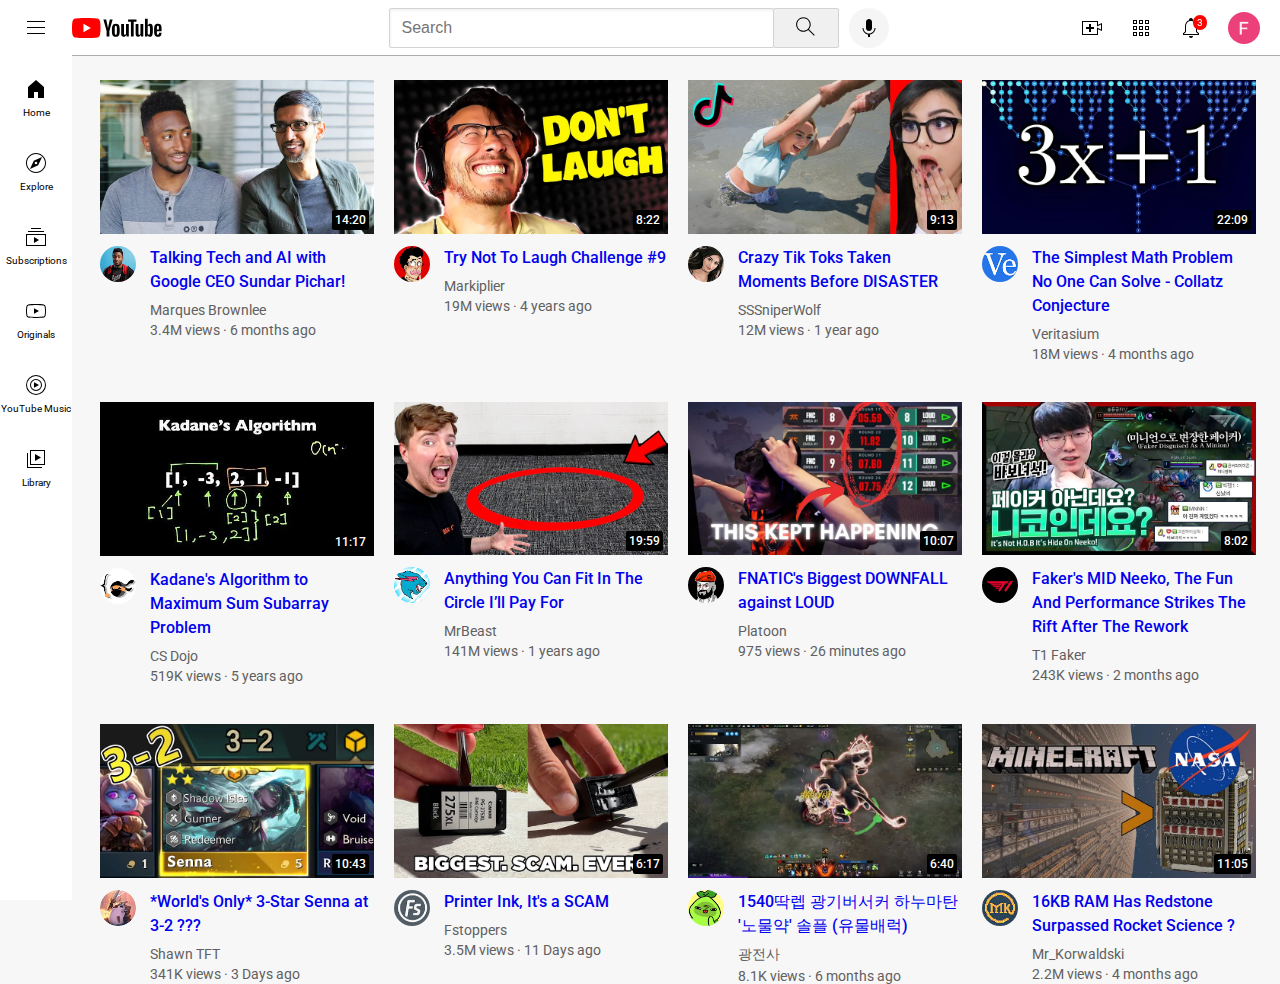
<file: index.html>
<!DOCTYPE html>
<html>
    <head>
        <title>YouTube.com Clone</title>

        <link rel="preconnect" href="https://fonts.googleapis.com">
        <link rel="preconnect" href="https://fonts.gstatic.com" crossorigin>
        <link href="https://fonts.googleapis.com/css2?family=Roboto:wght@400;500;700&display=swap" rel="stylesheet">

        <link rel="stylesheet" href="styles/general.css">
        <link rel="stylesheet" href="styles/header.css">
        <link rel="stylesheet" href="styles/video.css">
        <link rel="stylesheet" href="styles/sidebar.css"
    </head>


    <body>
        <header class="header">
            <div class = "left-section">
                <img  class="hamburger-menu" src="icons/hamburger-menu.svg">
                <img class = "youtube-logo" src="icons/youtube-logo.svg">
            </div>

            <nav class = "sidebar">
                <div class = "sidebar-link">
                    <img src="icons/home.svg">
                    <div>Home</div>
                </div>

                <div class="sidebar-link">
                    <img src="icons/explore.svg">
                    <div>Explore</div>
                </div>

                <div class="sidebar-link">
                    <img src="icons/subscriptions.svg">
                    <div>Subscriptions</div>
                </div>

                <div class="sidebar-link">
                    <img src="icons/originals.svg">
                    <div>Originals</div>
                </div>

                <div class="sidebar-link">
                    <img src="icons/youtube-music.svg">
                    <div>YouTube Music</div>
                </div>

                <div class="sidebar-link">
                    <img src="icons/library.svg">
                    <div>Library</div>
                </div>
            </nav>

        <div class = "middle-section">
            <input class="search-bar" type="text" placeholder="Search">
            <button class = "search-button">
                <img class = "search-icon" src="icons/search.svg">
                <div class = "tooltip">Search</div>
            </button>
            <!-- Comment -->
            <button class="voice-search-button">
                <img class = "voice-search-icon" src="icons/voice-search-icon.svg">
                <div class="tooltip">Search with your voice</div>
            </button>
        </div>


        <div class = "right-section">
            <div class="upload-icon-container">
                <img class="upload-icon" src="icons/upload.svg">
                <div class="tooltip">Create</div>
            </div>

            <div class = "apps-icon-container">
                <img class="youtube-apps-icon" src="icons/youtube-apps.svg">
                <div class="tooltip">YouTube apps</div>
            </div>

            <div class = "notifications-icon-container">
                <img class="notifications-icon" src="icons/notifications.svg">
                <div class = "tooltip">Notifications</div>
                <div class="notifications-count">3</div>
            </div>
            <img class = "current-user-picture" src = "channel-pictures/unnamed.jpg">
        </div>
    </header>

    <main>
    <section class= "video-grid">
        <a href = "https://www.youtube.com/watch?v=n2RNcPRtAiY" class="video-preview">
            <div class="thumbnail-row">
                <img class="thumbnail" src="thumbnails/thumbnail-1.webp">
                <div class = "video-time">
                    14:20
                </div>
            </div>
            <div class="video-info-grid">
                <div class="channel-picture">
                    <img class="profile-picture" src="channel-pictures/channel-1.jpeg">
                </div>
                <div class="video-info">
                    <p class="video-title">Talking Tech and AI with Google CEO Sundar Pichar!</p>
                    <p class="video-author">Marques Brownlee</p>
                    <p class="video-stats">3.4M views &#183; 6 months ago</p>
                </div>
            </div>
        </a>
        
        
        <a href="https://www.youtube.com/watch?v=mP0RAo9SKZk" class="video-preview">
            <div class="thumbnail-row">
                <img class="thumbnail" src="thumbnails/thumbnail-2.webp">
                <div class="video-time">
                    8:22
                </div>
            </div>
        
            <div class="video-info-grid">
                <div class="channel-picture">
                    <img class="profile-picture" src="channel-pictures/channel-2.jpeg">
                </div>
        
                <div class="video-info">
                    <p class="video-title">Try Not To Laugh Challenge #9</p>
                    <p class="video-author">Markiplier</p>
                    <p class="video-stats">19M views &#183; 4 years ago</p>
                </div>
            </div>
        </a>
        
        
        <a href = "https://www.youtube.com/watch?v=FgjPQQeTh1w" class="video-preview">
            <div class="thumbnail-row">
                <img class="thumbnail" src="thumbnails/thumbnail-3.webp">
                <div class="video-time">
                    9:13
                </div>
            </div>
            <div class="video-info-grid">
                <div class="channel-picture">
                    <img class="profile-picture" src="channel-pictures/channel-3.jpeg">
                </div>
                <div class="video-info">
                    <p class="video-title">Crazy Tik Toks Taken Moments Before DISASTER</p>
                    <p class="video-author">SSSniperWolf</p>
                    <p class="video-stats">12M views &#183; 1 year ago</p>
                </div>
            </div>
        </a>
        
        
        <a href="https://www.youtube.com/watch?v=094y1Z2wpJg" class="video-preview">
            <div class="thumbnail-row">
                <img class="thumbnail" src="thumbnails/thumbnail-4.webp">
                <div class="video-time">
                    22:09
                </div>
            </div>
        
            <div class="video-info-grid">
                <div class="channel-picture">
                    <img class="profile-picture" src="channel-pictures/channel-4.jpeg">
                </div>
        
                <div class="video-info">
                    <p class="video-title">The Simplest Math Problem No One Can Solve - Collatz Conjecture</p>
                    <p class="video-author">Veritasium</p>
                    <p class="video-stats">18M views &#183; 4 months ago</p>
                </div>
            </div>
        </a>
        
        <a href = "https://www.youtube.com/watch?v=86CQq3pKSUw" class="video-preview">
            <div class="thumbnail-row">
                <img class="thumbnail" src="thumbnails/thumbnail-5.webp">
                <div class="video-time">
                    11:17
                </div>
            </div>
            <div class="video-info-grid">
                <div class="channel-picture">
                    <img class="profile-picture" src="channel-pictures/channel-5.jpeg">
                </div>
                <div class="video-info">
                    <p class="video-title">Kadane's Algorithm to Maximum Sum Subarray Problem</p>
                    <p class="video-author">CS Dojo</p>
                    <p class="video-stats">519K views &#183; 5 years ago</p>
                </div>
            </div>
        </a>
        
        <a href = "https://www.youtube.com/watch?v=yXWw0_UfSFg" class="video-preview">
            <div class="thumbnail-row">
                <img class="thumbnail" src="thumbnails/thumbnail-6.webp">
                <div class="video-time">
                    19:59
                </div>
            </div>
        
            <div class="video-info-grid">
                <div class="channel-picture">
                    <img class="profile-picture" src="channel-pictures/channel-6.jpeg">
                </div>
        
                <div class="video-info">
                    <p class="video-title">Anything You Can Fit In The Circle I’ll Pay For</p>
                    <p class="video-author">MrBeast</p>
                    <p class="video-stats">141M views &#183; 1 years ago</p>
                </div>
            </div>
        </a>

        <a href="https://www.youtube.com/watch?v=xLFWSd3FnF0" class="video-preview">
            <div class="thumbnail-row">
                <img class="thumbnail" src="thumbnails/platoonfnatic.webp">
                <div class="video-time">
                    10:07
                </div>
            </div>
        
            <div class="video-info-grid">
                <div class="channel-picture">
                    <img class="profile-picture" src="channel-pictures/platoon.jpg">
                </div>
        
                <div class="video-info">
                    <p class="video-title">FNATIC's Biggest DOWNFALL against LOUD</p>
                    <p class="video-author">Platoon</p>
                    <p class="video-stats">975 views &#183; 26 minutes ago</p>
                </div>
            </div>
        </a>


        <a href="https://www.youtube.com/watch?v=ja89b9r_NZU" class="video-preview">
            <div class="thumbnail-row">
                <img class="thumbnail" src="thumbnails/faker-tn.webp">
                <div class="video-time">
                    8:02
                </div>
            </div>
        
            <div class="video-info-grid">
                <div class="channel-picture">
                    <img class="profile-picture" src="channel-pictures/faker.jpg">
                </div>
        
                <div class="video-info">
                    <p class="video-title">Faker's MID Neeko, The Fun And Performance Strikes The Rift After The Rework</p>
                    <p class="video-author">T1 Faker</p>
                    <p class="video-stats">243K views &#183; 2 months ago</p>
                </div>
            </div>
        </a>

        <a href="https://www.youtube.com/watch?v=sET1stL7Wsc" class="video-preview">
            <div class="thumbnail-row">
                <img class="thumbnail" src="thumbnails/3-2senna.webp">
                <div class="video-time">
                    10:43
                </div>
            </div>
        
            <div class="video-info-grid">
                <div class="channel-picture">
                    <img class="profile-picture" src="channel-pictures/shawnftf.jpg">
                </div>
        
                <div class="video-info">
                    <p class="video-title">*World's Only* 3-Star Senna at 3-2 ???</p>
                    <p class="video-author">Shawn TFT</p>
                    <p class="video-stats">341K views &#183; 3 Days ago</p>
                </div>
            </div>
        </a>

        <a href="https://www.youtube.com/watch?v=eOMjeCiMn8g" class="video-preview">
            <div class="thumbnail-row">
                <img class="thumbnail" src="thumbnails/tmb7.webp">
                <div class="video-time">
                    6:17
                </div>
            </div>
        
            <div class="video-info-grid">
                <div class="channel-picture">
                    <img class="profile-picture" src="channel-pictures/fstoppers.jpg">
                </div>
        
                <div class="video-info">
                    <p class="video-title">Printer Ink, It's a SCAM</p>
                    <p class="video-author">Fstoppers</p>
                    <p class="video-stats">3.5M views &#183; 11 Days ago</p>
                </div>
            </div>
        </a>

        <a href="https://www.youtube.com/watch?v=sET1stL7Wsc" class="video-preview">
            <div class="thumbnail-row">
                <img class="thumbnail" src="thumbnails/lostark.webp">
                <div class="video-time">
                    6:40
                </div>
            </div>
        
            <div class="video-info-grid">
                <div class="channel-picture">
                    <img class="profile-picture" src="channel-pictures/lostark.jpg">
                </div>
        
                <div class="video-info">
                    <p class="video-title">1540딱렙 광기버서커 하누마탄 '노물약' 솔플 (유물배럭)</p>
                    <p class="video-author">광전사</p>
                    <p class="video-stats">8.1K views &#183; 6 months ago</p>
                </div>
            </div>
        </a>

        <a href="https://www.youtube.com/watch?v=wlt1XV0-ksk" class="video-preview">
            <div class="thumbnail-row">
                <img class="thumbnail" src="thumbnails/nasas.webp">
                <div class="video-time">
                    11:05
                </div>
            </div>
        
            <div class="video-info-grid">
                <div class="channel-picture">
                    <img class="profile-picture" src="channel-pictures/minecraft.jpg">
                </div>
        
                <div class="video-info">
                    <p class="video-title">16KB RAM Has Redstone Surpassed Rocket Science ?</p>
                    <p class="video-author">Mr_Korwaldski</p>
                    <p class="video-stats">2.2M views &#183; 4 months ago</p>
                </div>
            </div>
        </a>
    </section>
    </main>

    </body>
</html>
</file>
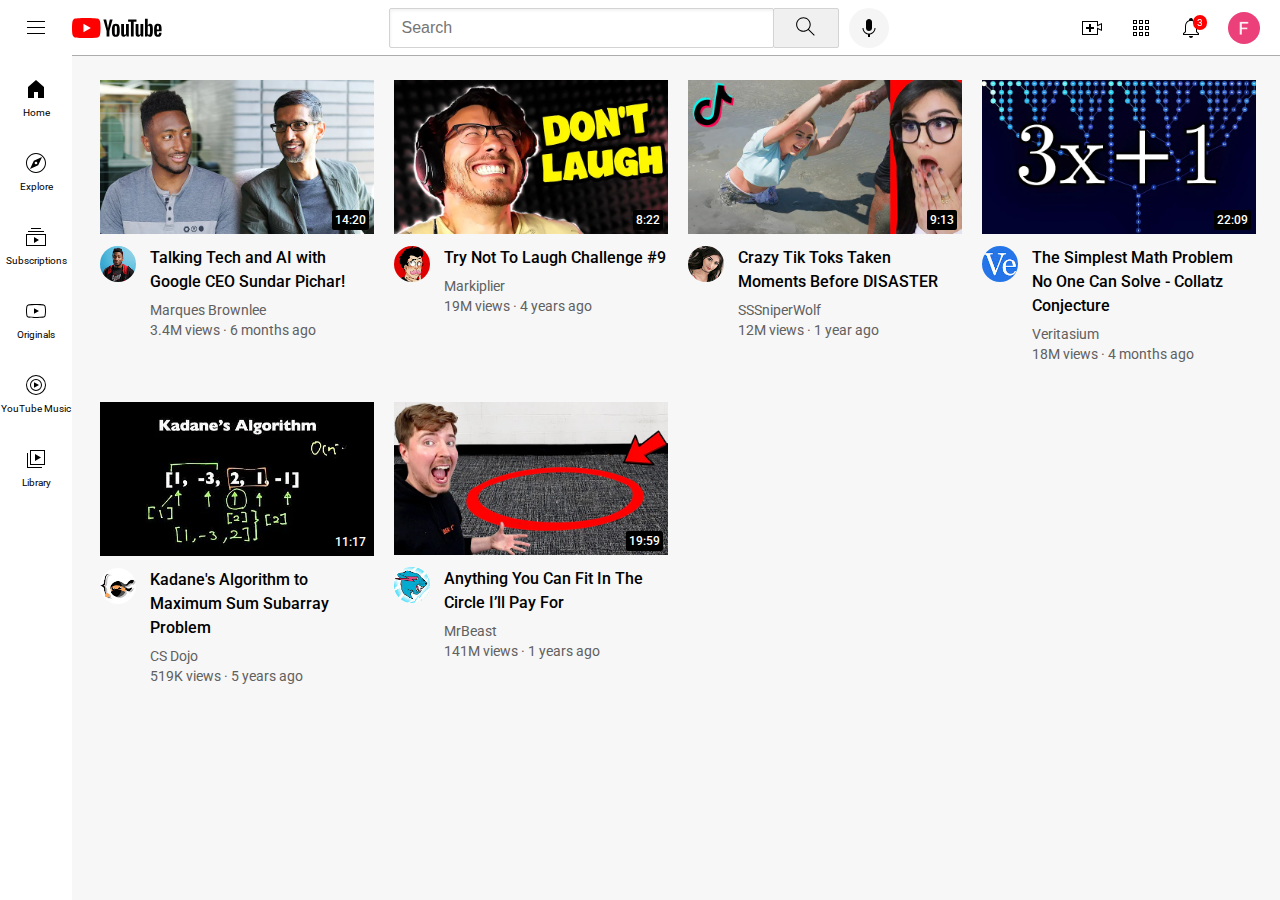
<file: youtube.html>
<!DOCTYPE html>
<html>
    <head>
        <title>YouTube.com Clone</title>

        <link rel="preconnect" href="https://fonts.googleapis.com">
        <link rel="preconnect" href="https://fonts.gstatic.com" crossorigin>
        <link href="https://fonts.googleapis.com/css2?family=Roboto:wght@400;500;700&display=swap" rel="stylesheet">

        <link rel="stylesheet" href="styles/general.css">
        <link rel="stylesheet" href="styles/header.css">
        <link rel="stylesheet" href="styles/video.css">
        <link rel="stylesheet" href="styles/sidebar.css"
    </head>


    <body>
        <header class="header">
            <div class = "left-section">
                <img  class="hamburger-menu" src="icons/hamburger-menu.svg">
                <img class = "youtube-logo" src="icons/youtube-logo.svg">
            </div>

            <nav class = "sidebar">
                <div class = "sidebar-link">
                    <img src="icons/home.svg">
                    <div>Home</div>
                </div>

                <div class="sidebar-link">
                    <img src="icons/explore.svg">
                    <div>Explore</div>
                </div>

                <div class="sidebar-link">
                    <img src="icons/subscriptions.svg">
                    <div>Subscriptions</div>
                </div>

                <div class="sidebar-link">
                    <img src="icons/originals.svg">
                    <div>Originals</div>
                </div>

                <div class="sidebar-link">
                    <img src="icons/youtube-music.svg">
                    <div>YouTube Music</div>
                </div>

                <div class="sidebar-link">
                    <img src="icons/library.svg">
                    <div>Library</div>
                </div>
            </nav>

        <div class = "middle-section">
            <input class="search-bar" type="text" placeholder="Search">
            <button class = "search-button">
                <img class = "search-icon" src="icons/search.svg">
                <div class = "tooltip">Search</div>
            </button>
            <!-- Comment -->
            <button class="voice-search-button">
                <img class = "voice-search-icon" src="icons/voice-search-icon.svg">
                <div class="tooltip">Search with your voice</div>
            </button>
        </div>


        <div class = "right-section">
            <div class="upload-icon-container">
                <img class="upload-icon" src="icons/upload.svg">
                <div class="tooltip">Create</div>
            </div>

            <div class = "apps-icon-container">
                <img class="youtube-apps-icon" src="icons/youtube-apps.svg">
                <div class="tooltip">YouTube apps</div>
            </div>

            <div class = "notifications-icon-container">
                <img class="notifications-icon" src="icons/notifications.svg">
                <div class = "tooltip">Notifications</div>
                <div class="notifications-count">3</div>
            </div>
            <img class = "current-user-picture" src = "channel-pictures/unnamed.jpg">
        </div>
    </header>

    <main>
    <section class= "video-grid">
        <div class="video-preview">
            <div class="thumbnail-row">
                <img class="thumbnail" src="thumbnails/thumbnail-1.webp">
                <div class = "video-time">
                    14:20
                </div>
            </div>
            <div class="video-info-grid">
                <div class="channel-picture">
                    <img class="profile-picture" src="channel-pictures/channel-1.jpeg">
                </div>
                <div class="video-info">
                    <p class="video-title">Talking Tech and AI with Google CEO Sundar Pichar!</p>
                    <p class="video-author">Marques Brownlee</p>
                    <p class="video-stats">3.4M views &#183; 6 months ago</p>
                </div>
            </div>
        </div>
        
        
        <div class="video-preview">
            <div class="thumbnail-row">
                <img class="thumbnail" src="thumbnails/thumbnail-2.webp">
                <div class="video-time">
                    8:22
                </div>
            </div>
        
            <div class="video-info-grid">
                <div class="channel-picture">
                    <img class="profile-picture" src="channel-pictures/channel-2.jpeg">
                </div>
        
                <div class="video-info">
                    <p class="video-title">Try Not To Laugh Challenge #9</p>
                    <p class="video-author">Markiplier</p>
                    <p class="video-stats">19M views &#183; 4 years ago</p>
                </div>
            </div>
        </div>
        
        
        <div class="video-preview">
            <div class="thumbnail-row">
                <img class="thumbnail" src="thumbnails/thumbnail-3.webp">
                <div class="video-time">
                    9:13
                </div>
            </div>
            <div class="video-info-grid">
                <div class="channel-picture">
                    <img class="profile-picture" src="channel-pictures/channel-3.jpeg">
                </div>
                <div class="video-info">
                    <p class="video-title">Crazy Tik Toks Taken Moments Before DISASTER</p>
                    <p class="video-author">SSSniperWolf</p>
                    <p class="video-stats">12M views &#183; 1 year ago</p>
                </div>
            </div>
        </div>
        
        
        <div class="video-preview">
            <div class="thumbnail-row">
                <img class="thumbnail" src="thumbnails/thumbnail-4.webp">
                <div class="video-time">
                    22:09
                </div>
            </div>
        
            <div class="video-info-grid">
                <div class="channel-picture">
                    <img class="profile-picture" src="channel-pictures/channel-4.jpeg">
                </div>
        
                <div class="video-info">
                    <p class="video-title">The Simplest Math Problem No One Can Solve - Collatz Conjecture</p>
                    <p class="video-author">Veritasium</p>
                    <p class="video-stats">18M views &#183; 4 months ago</p>
                </div>
            </div>
        </div>
        
        <div class="video-preview">
            <div class="thumbnail-row">
                <img class="thumbnail" src="thumbnails/thumbnail-5.webp">
                <div class="video-time">
                    11:17
                </div>
            </div>
            <div class="video-info-grid">
                <div class="channel-picture">
                    <img class="profile-picture" src="channel-pictures/channel-5.jpeg">
                </div>
                <div class="video-info">
                    <p class="video-title">Kadane's Algorithm to Maximum Sum Subarray Problem</p>
                    <p class="video-author">CS Dojo</p>
                    <p class="video-stats">519K views &#183; 5 years ago</p>
                </div>
            </div>
        </div>
        
        
        <div class="video-preview">
            <div class="thumbnail-row">
                <img class="thumbnail" src="thumbnails/thumbnail-6.webp">
                <div class="video-time">
                    19:59
                </div>
            </div>
        
            <div class="video-info-grid">
                <div class="channel-picture">
                    <img class="profile-picture" src="channel-pictures/channel-6.jpeg">
                </div>
        
                <div class="video-info">
                    <p class="video-title">Anything You Can Fit In The Circle I’ll Pay For</p>
                    <p class="video-author">MrBeast</p>
                    <p class="video-stats">141M views &#183; 1 years ago</p>
                </div>
            </div>
        </div>
    </section>
    </main>

    </body>
</html>
</file>
<file: styles/general.css>
p {
    font-family: Roboto, Arial;
    margin-top: 0;
    margin-bottom: 0;
}

body{
    /* Will be inherited */
    margin: 0;
    padding-top: 80px;
    padding-left: 100px;
    padding-right: 24px;
    background-color: rgb(247, 247, 247);
    font-family: Roboto, Arial
}
</file>
<file: styles/header.css>
.header{
    height: 55px;
    display: flex;
    flex-direction: row;
    justify-content: space-between;
    background-color: white;

    position: fixed;
    top: 0;
    left: 0;
    right: 0;

    border-bottom-width: 1px;
    border-bottom-style: solid;
    border-bottom-color: rgb(172, 172, 172) ;

    z-index: 100;
}

.left-section{
    display: flex;
    align-items: center;
}

.hamburger-menu{
    height: 24px;
    margin: 24px;
}

.youtube-logo{
    height: 20px;
}

.middle-section{
    flex: 1;
    margin-left: 70px;
    margin-right: 35px;
    max-width: 500px;
    display: flex;
    align-items: center;
}

.search-bar{
    height: 36px;

    border: 1px solid lightgray;

    border-radius: 2px;
    flex: 1;
    font-size: 16px;
    box-shadow: inset 1px 2px 3px rgba(0,0,0, 0.05);
    width: 0;
}

.search-bar::placeholder{
    font-size: 16px;
    padding-left: 10px;
}

.search-bar,
.voice-search-button,
.upload-icon-container,
.apps-icon-container,
.notifications-icon-container{
    display: flex;
    position: relative;
    align-items: center;
    justify-content: center;
}

.search-button{
    height: 40px;
    width: 66px;
    background-color: rgb(240, 240, 240);
    border-color: lightgray;
    border-radius: 2px;
    border-style: solid;
    border-width: 1px;
    margin-left: -1px;
    margin-right: 10px;

}

.search-button .tooltip,
.voice-search-button .tooltip,
.upload-icon-container .tooltip,
.apps-icon-container .tooltip,
.notifications-icon-container .tooltip
{
    font-family: Roboto, Arial;
    position: absolute;
    background-color: gray;
    color: white;
    padding: 5px;
    border-radius: 2px;
    font-size: 12px;
    bottom: -30px;
    opacity: 0;
    transition: opacity 0.15s;
    pointer-events: none;
    white-space: nowrap;
}

.search-button:hover .tooltip,
.voice-search-button:hover .tooltip,
.upload-icon-container:hover .tooltip,
.apps-icon-container:hover .tooltip,
.notifications-icon-container:hover .tooltip {
    opacity: 1;
}

.search-icon{
    height: 25px;
}

.voice-search-button{
    height: 40px;
    width: 40px;
    border-radius: 20px;
    border: none;
    background-color: rgb(245, 245, 245);
}

.voice-search-icon{
    height: 24px;
}
.right-section{
    width: 180px;
    margin-right: 20px;
    display: flex;
    align-items: center;
    justify-content: space-between;
    flex-shrink: 0;
}

.upload-icon{
    height: 24px;
}

.youtube-apps-icon {
    height: 24px;
}

.notifications-icon {
    height: 24px;
}

.notifications-icon-container{
    position: relative;
}

.notifications-count{
    position: absolute;
    font-size: 10px;
    padding: 4px;
    padding-bottom: 2px;
    padding-top: 2px;

    margin: 1px;
    top: -2px;
    right: -5px;
    border-radius: 10px;

    background-color: red;
    color: white;
}

.current-user-picture {
    height: 32px;
    border-radius: 16px;
}
</file>
<file: styles/video.css>
.thumbnail {
    width: 100%;
}

        

.video-title {
    margin-top: 0;
    font-size: 14px;
    font-weight: 500;
    line-height: 20px;
    margin-bottom: 8px;
}

.video-info-grid {
    display: grid;
    grid-template-columns: 50px 1fr;
}

.profile-picture {
    width: 36px;
    border-radius: 50%;
}

.thumbnail-row {
    margin-bottom: 8px;
    position: relative;
}

.video-author,
.video-stats {
    font-size: 12px;
    color: rgb(96, 96, 96);
}

.video-author {
    margin-bottom: 4px;
}

.video-grid {
    display: grid;
    grid-template-columns: 1fr 1fr 1fr;
    column-gap: 20px;
    row-gap: 40px;
}

@media (max-width: 750px) {
    .video-grid {
        grid-template-columns: 1fr 1fr;
    }
}

@media (min-width: 751px) and (max-width: 999px){
    .video-grid{
        grid-template-columns: 1fr 1fr 1fr;
    }
}

@media (min-width: 1000px) {
    .video-grid {
        grid-template-columns: 1fr 1fr 1fr 1fr;
    }
}

@media (min-width: 1000px){
    .video-author, .video-stats{
        font-size: 14px;
    }
    .video-title{
        font-size: 16px;
        line-height: 24px;
    }
}

.video-time{
    background-color: black;
    color: white;
    position: absolute;
    bottom: 8px;
    right: 5px;
    border-radius: 2px;
    font-size: 12px;
    padding: 3px;
    font-weight: 500;
}

.video-preview{
    text-decoration: none;
}
</file>
<file: styles/sidebar.css>
.sidebar{
    position: fixed;
    left: 0px;
    bottom: 0px;
    top: 55px;
    width: 72px;

    background-color: white;
    padding-top: 5px;
    z-index: 200;

}

.sidebar-link{
    display: flex;
    height: 74px;

    align-items: center;
    justify-content: center;
    flex-direction: column;

    cursor: pointer;
}

.sidebar-link:hover{
    background-color: rgb(219, 216, 216);
}

.sidebar-link img{
    height: 24px;
    margin-bottom: 6px;
}

.sidebar-link div{
    font-size: 10px;
}
</file>
